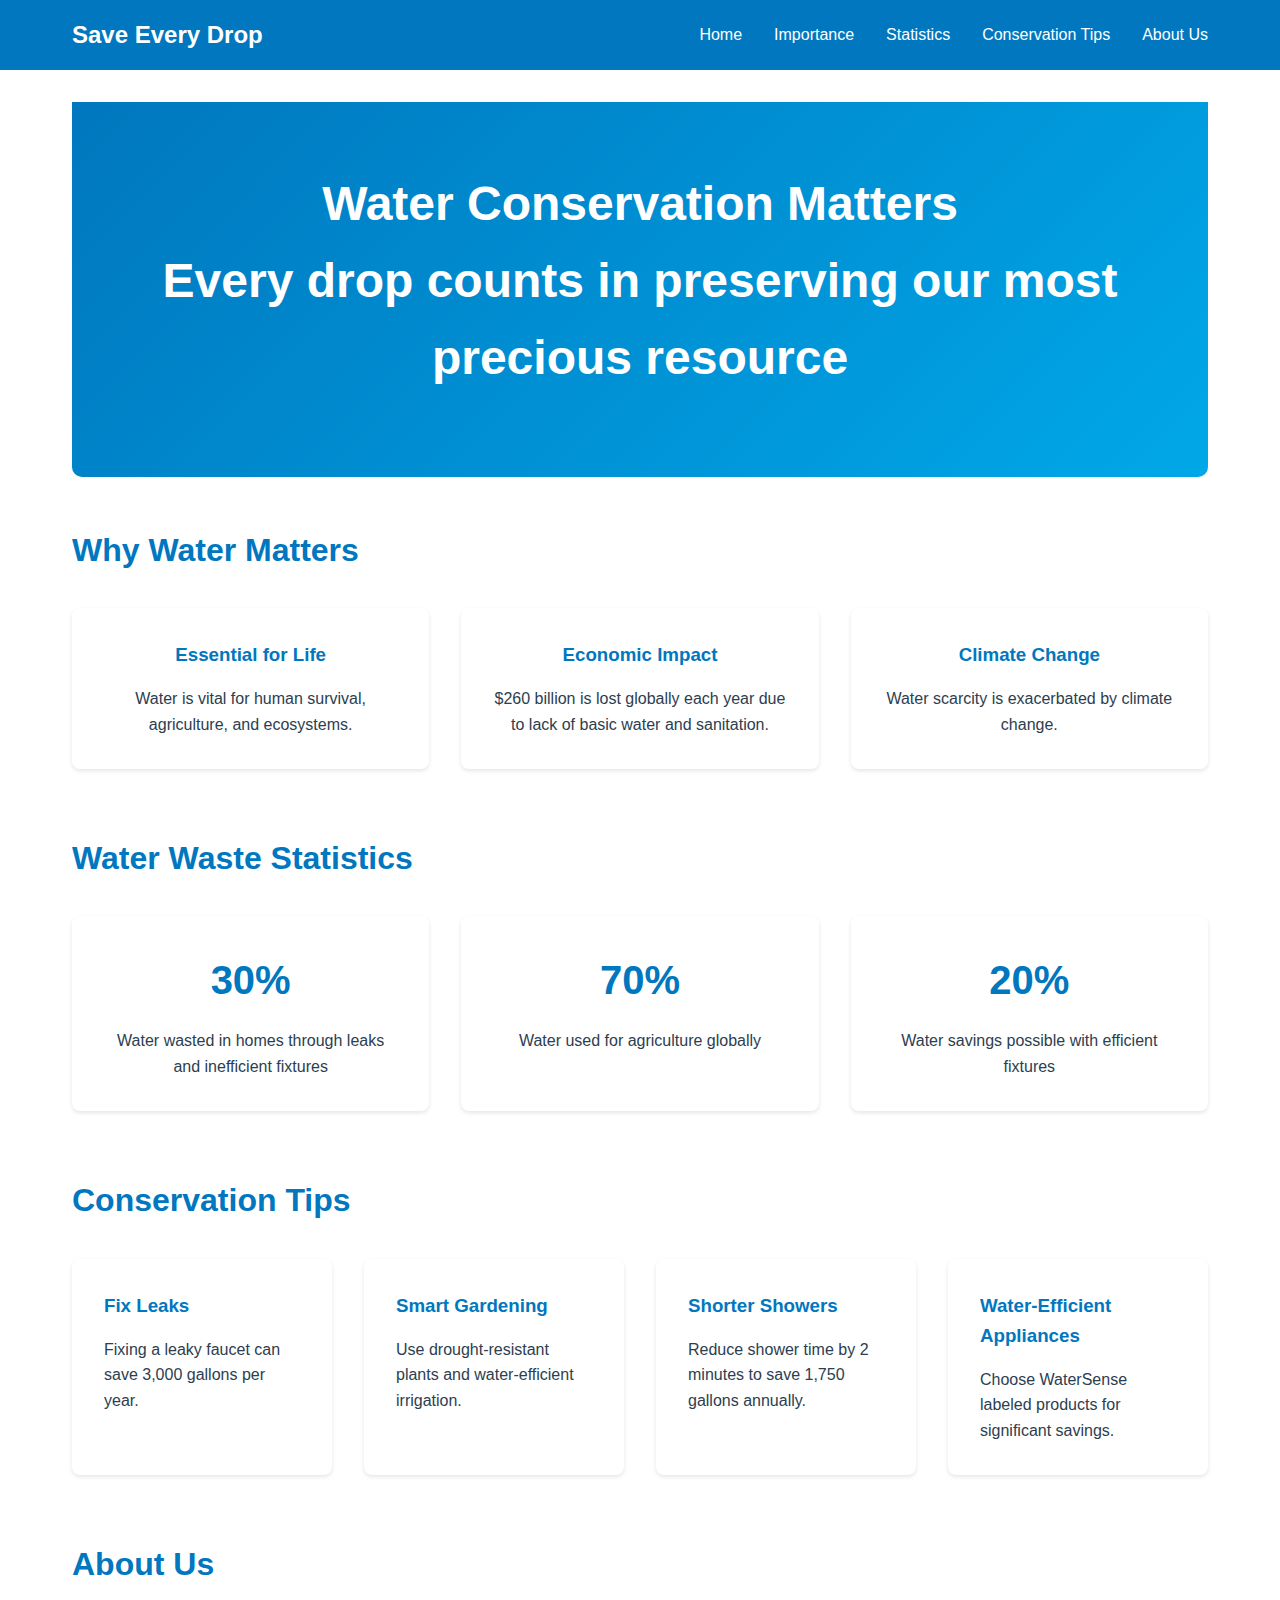
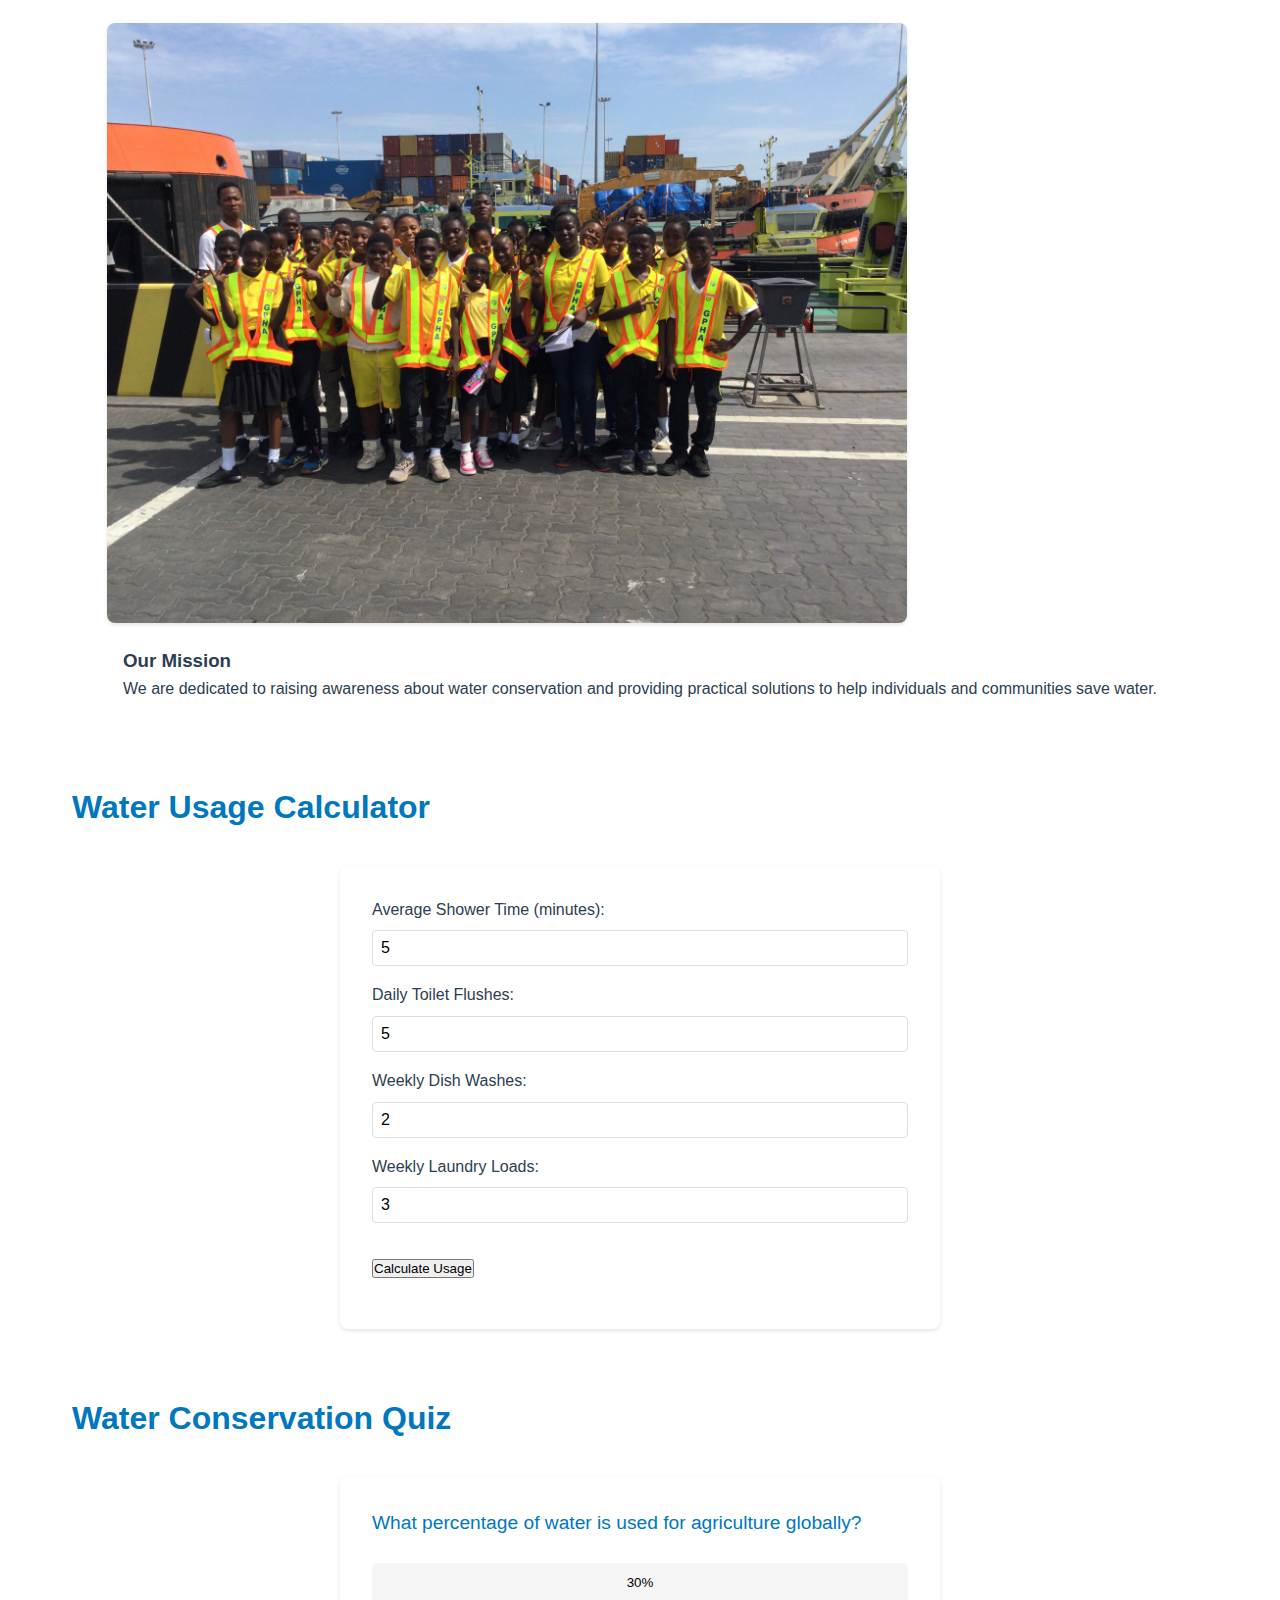
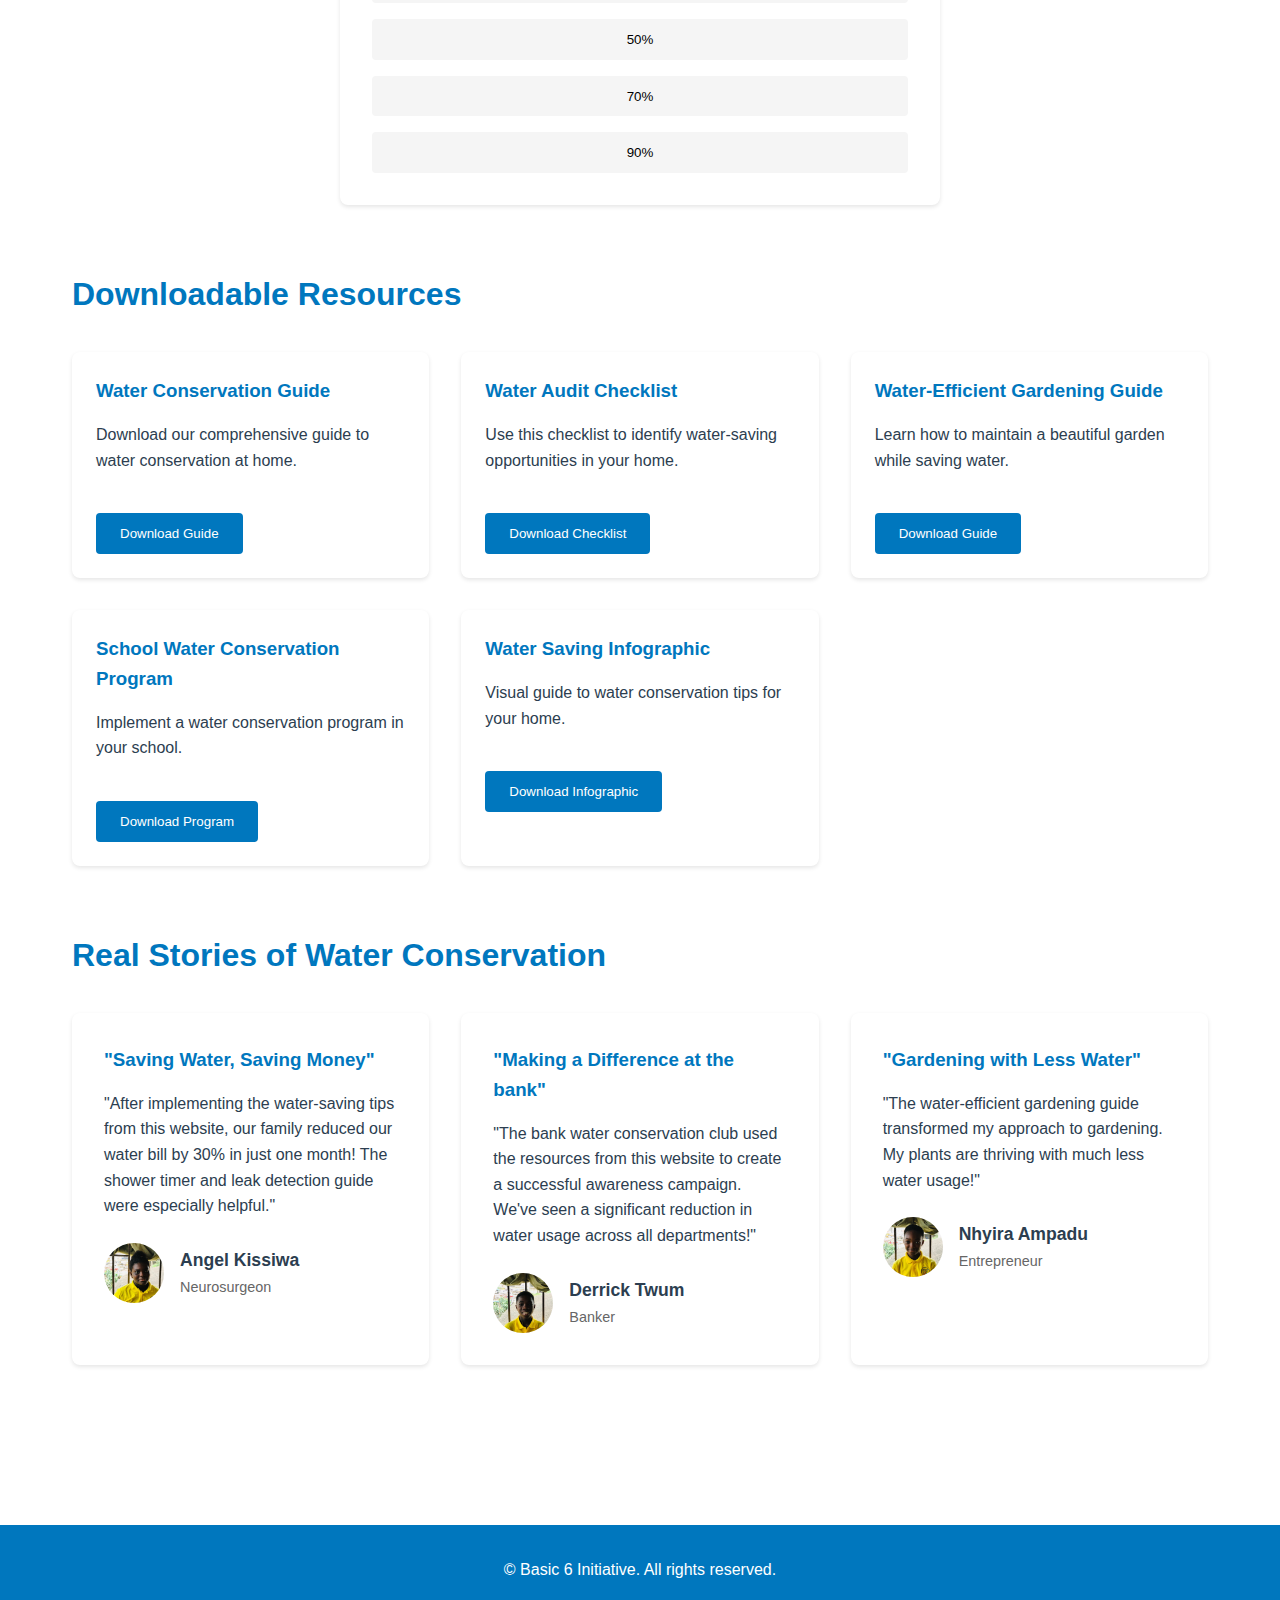
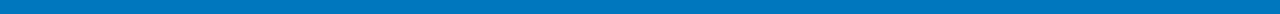
<file: index.html>
<!DOCTYPE html>
<html lang="en">
<head>
    <meta charset="UTF-8">
    <meta name="viewport" content="width=device-width, initial-scale=1.0">
    <title>Water Conservation - Save Every Drop</title>
    <link rel="stylesheet" href="styles.css">
    <script src="script.js" defer></script>
</head>
<body>
    <header>
        <nav>
            <div class="logo">Save Every Drop</div>
            <ul>
                <li><a href="#home">Home</a></li>
                <li><a href="#importance">Importance</a></li>
                <li><a href="#statistics">Statistics</a></li>
                <li><a href="#tips">Conservation Tips</a></li>
                <li><a href="#about">About Us</a></li>
            </ul>
        </nav>
    </header>

    <main>
        <section id="home" class="hero">
            <h1>Water Conservation Matters</h15>
            <p>Every drop counts in preserving our most precious resource</p>
        </section>

        <section id="importance" class="content-section">
            <h2>Why Water Matters</h2>
            <div class="grid">
                <div class="card">
                    <h3>Essential for Life</h3>
                    <p>Water is vital for human survival, agriculture, and ecosystems.</p>
                </div>
                <div class="card">
                    <h3>Economic Impact</h3>
                    <p>$260 billion is lost globally each year due to lack of basic water and sanitation.</p>
                </div>
                <div class="card">
                    <h3>Climate Change</h3>
                    <p>Water scarcity is exacerbated by climate change.</p>
                </div>
            </div>
        </section>

        <section id="statistics" class="content-section">
            <h2>Water Waste Statistics</h2>
            <div class="stats-grid">
                <div class="stat-card">
                    <h3>30%</h3>
                    <p>Water wasted in homes through leaks and inefficient fixtures</p>
                </div>
                <div class="stat-card">
                    <h3>70%</h3>
                    <p>Water used for agriculture globally</p>
                </div>
                <div class="stat-card">
                    <h3>20%</h3>
                    <p>Water savings possible with efficient fixtures</p>
                </div>
            </div>
        </section>

        <section id="tips" class="content-section">
            <h2>Conservation Tips</h2>
            <div class="tips-grid">
                <div class="tip-card">
                    <h3>Fix Leaks</h3>
                    <p>Fixing a leaky faucet can save 3,000 gallons per year.</p>
                </div>
                <div class="tip-card">
                    <h3>Smart Gardening</h3>
                    <p>Use drought-resistant plants and water-efficient irrigation.</p>
                </div>
                <div class="tip-card">
                    <h3>Shorter Showers</h3>
                    <p>Reduce shower time by 2 minutes to save 1,750 gallons annually.</p>
                </div>
                <div class="tip-card">
                    <h3>Water-Efficient Appliances</h3>
                    <p>Choose WaterSense labeled products for significant savings.</p>
                </div>
            </div>
        </section>

        <section id="about" class="content-section">
            <h2>About Us</h2>
            <div class="about-content">
                <div class="about-image">
                    <img src="images/jay.JPG"  width="800" height="600"  alt= "About Us">
                <div class="about-text">
                    <h3>Our Mission</h3>
                    <p>We are dedicated to raising awareness about water conservation and providing practical solutions to help individuals and communities save water.</p>
                </div>
              
        </section>

        <!-- Water Usage Calculator -->
        <section id="calculator" class="content-section">
            <h2>Water Usage Calculator</h2>
            <div class="calculator-container">
                <div class="calculator-inputs">
                    <div class="input-group">
                        <label for="shower-time">Average Shower Time (minutes):</label>
                        <input type="number" id="shower-time" min="0" max="60" value="5" required>
                    </div>
                    <div class="input-group">
                        <label for="toilet-flushes">Daily Toilet Flushes:</label>
                        <input type="number" id="toilet-flushes" min="0" max="20" value="5" required>
                    </div>
                    <div class="input-group">
                        <label for="dish-washes">Weekly Dish Washes:</label>
                        <input type="number" id="dish-washes" min="0" max="10" value="2" required>
                    </div>
                    <div class="input-group">
                        <label for="laundry-loads">Weekly Laundry Loads:</label>
                        <input type="number" id="laundry-loads" min="0" max="10" value="3" required>
                    </div>
                </div>
                <button onclick="calculateWaterUsage()">Calculate Usage</button>
                <div id="water-usage-result"></div>
            </div>
        </section>

        <!-- Water Conservation Quiz -->
        <section id="quiz" class="content-section">
            <h2>Water Conservation Quiz</h2>
            <div id="quiz-container">
                <div class="quiz-content">
                    <div id="quiz-question"></div>
                    <div id="quiz-options"></div>
                </div>
            </div>
        </section>

        <!-- Downloadable Resources -->
        <section id="resources" class="content-section">
            <h2>Downloadable Resources</h2>
            <div class="resources-grid">
                <div class="resource-card">
                    <h3>Water Conservation Guide</h3>
                    <p>Download our comprehensive guide to water conservation at home.</p>
                    <button id="download-resources">Download Guide</button>
                </div>
                <div class="resource-card">
                    <h3>Water Audit Checklist</h3>
                    <p>Use this checklist to identify water-saving opportunities in your home.</p>
                    <button id="download-checklist">Download Checklist</button>
                </div>
                <div class="resource-card">
                    <h3>Water-Efficient Gardening Guide</h3>
                    <p>Learn how to maintain a beautiful garden while saving water.</p>
                    <button id="download-gardening">Download Guide</button>
                </div>
                <div class="resource-card">
                    <h3>School Water Conservation Program</h3>
                    <p>Implement a water conservation program in your school.</p>
                    <button id="download-school">Download Program</button>
                </div>
                <div class="resource-card">
                    <h3>Water Saving Infographic</h3>
                    <p>Visual guide to water conservation tips for your home.</p>
                    <button id="download-infographic">Download Infographic</button>
                </div>
            </div>
        </section>

        <!-- Testimonials -->
        <section id="testimonials" class="content-section">
            <h2>Real Stories of Water Conservation</h2>
            <div class="testimonials-container">
                <div class="testimonial-card">
                    <div class="testimonial-content">
                        <h3>"Saving Water, Saving Money"</h3>
                        <p>"After implementing the water-saving tips from this website, our family reduced our water bill by 30% in just one month! The shower timer and leak detection guide were especially helpful."</p>
                        <div class="testimonial-author">
                            <img src="images/Angel.jpg" alt="Testimonial author">
                            <div>
                                <h4>Angel Kissiwa</h4>
                                <span>Neurosurgeon</span>
                            </div>
                        </div>
                    </div>
                </div>

                <div class="testimonial-card">
                    <div class="testimonial-content">
                        <h3>"Making a Difference at the bank"</h3>
                        <p>"The bank water conservation club used the resources from this website to create a successful awareness campaign. We've seen a significant reduction in water usage across all departments!"</p>
                        <div class="testimonial-author">
                            <img src="images/Kwame.jpg" alt="Testimonial author">
                            <div>
                                <h4>Derrick Twum</h4>
                                <span>Banker</span>
                            </div>
                        </div>
                    </div>
                </div>

                <div class="testimonial-card">
                    <div class="testimonial-content">
                        <h3>"Gardening with Less Water"</h3>
                        <p>"The water-efficient gardening guide transformed my approach to gardening. My plants are thriving with much less water usage!"</p>
                        <div class="testimonial-author">
                            <img src="images/Nhyira.jpg" alt="Testimonial author">
                            <div>
                                <h4>Nhyira Ampadu</h4>
                                <span>Entrepreneur</span>
                            </div>
                        </div>
                    </div>
                </div>
            </div>
        </section>
    </main>

    <footer>
        <p>&copy; Basic 6 Initiative. All rights reserved.</p>
    </footer>
</body>
</html>
</file>
<file: styles.css>
:root {
    --primary-color: #0077BE;    /* Ocean blue */
    --secondary-color: #00A8E8;  /* Bright water blue */
    --background-color: #E5F3FF; /* Light water blue */
    --text-color: #2C3E50;      /* Dark blue */
    --accent-color: #3498DB;    /* Deep water blue */
    --success-color: #56B4D3;   /* Light sea blue */
    --error-color: #E74C3C;     /* Coral red */
}

* {
    margin: 0;
    padding: 0;
    box-sizing: border-box;
}

body {
    font-family: 'Arial', sans-serif;
    line-height: 1.6;
    color: var(--text-color);
}

header {
    background-color: var(--primary-color);
    color: white;
    padding: 1rem 0;
    position: sticky;
    top: 0;
    z-index: 1000;
}

nav {
    max-width: 1200px;
    margin: 0 auto;
    padding: 0 2rem;
    display: flex;
    justify-content: space-between;
    align-items: center;
}

.logo {
    font-size: 1.5rem;
    font-weight: bold;
}

nav ul {
    display: flex;
    list-style: none;
    gap: 2rem;
}

nav a {
    color: white;
    text-decoration: none;
    transition: color 0.3s ease;
}

nav a:hover {
    color: var(--secondary-color);
}

main {
    max-width: 1200px;
    margin: 0 auto;
    padding: 2rem;
}

.hero {
    text-align: center;
    padding: 4rem 0;
    background: linear-gradient(135deg, var(--primary-color), var(--secondary-color));
    color: white;
    margin-bottom: 3rem;
    border-radius: 0 0 10px 10px;
}

.hero h1 {
    font-size: 3rem;
    margin-bottom: 1rem;
}

.content-section {
    margin-bottom: 4rem;
}

h2 {
    color: var(--primary-color);
    margin-bottom: 2rem;
    font-size: 2rem;
}

.grid {
    display: grid;
    grid-template-columns: repeat(auto-fit, minmax(250px, 1fr));
    gap: 2rem;
    margin-bottom: 2rem;
}

.card {
    background: white;
    padding: 2rem;
    border-radius: 8px;
    box-shadow: 0 2px 4px rgba(0,0,0,0.1);
    text-align: center;
}

.card h3 {
    color: var(--primary-color);
    margin-bottom: 1rem;
}

.stats-grid {
    display: grid;
    grid-template-columns: repeat(auto-fit, minmax(200px, 1fr));
    gap: 2rem;
    margin-bottom: 2rem;
}

.stat-card {
    background: white;
    padding: 2rem;
    border-radius: 8px;
    box-shadow: 0 2px 4px rgba(0,0,0,0.1);
    text-align: center;
}

.stat-card h3 {
    font-size: 2.5rem;
    color: var(--primary-color);
    margin-bottom: 1rem;
}

.tips-grid {
    display: grid;
    grid-template-columns: repeat(auto-fit, minmax(250px, 1fr));
    gap: 2rem;
}

.tip-card {
    background: white;
    padding: 2rem;
    border-radius: 8px;
    box-shadow: 0 2px 4px rgba(0,0,0,0.1);
}

.tip-card h3 {
    color: var(--primary-color);
    margin-bottom: 1rem;
}

.student-gallery {
    display: flex;
    justify-content: center;
    gap: 2rem;
    margin-top: 2rem;
}

.gallery-item {
    position: relative;
    width: 100%;
    max-width: 800px;
    overflow: hidden;
    border-radius: 8px;
    box-shadow: 0 2px 4px rgba(0,0,0,0.1);
}

.gallery-item img {
    width: 100%;
    height: auto;
    display: block;
    transition: transform 0.3s ease;
}

.gallery-item:hover img {
    transform: scale(1.05);
}

.gallery-caption {
    position: absolute;
    bottom: 0;
    left: 0;
    right: 0;
    background: rgba(0, 116, 217, 0.8);
    color: white;
    padding: 1.5rem;
    text-align: center;
}

.gallery-caption h3 {
    margin-bottom: 0.5rem;
}

.gallery-caption p {
    font-size: 0.9rem;
    opacity: 0.9;
}

.calculator-container {
    background: white;
    padding: 2rem;
    border-radius: 8px;
    box-shadow: 0 2px 4px rgba(0,0,0,0.1);
    max-width: 600px;
    margin: 0 auto;
}

.calculator-inputs {
    display: grid;
    gap: 1rem;
    margin-bottom: 2rem;
}

.input-group {
    display: flex;
    flex-direction: column;
    gap: 0.5rem;
}

.input-group label {
    font-weight: 500;
}

.input-group input {
    padding: 0.5rem;
    border: 1px solid #ddd;
    border-radius: 4px;
    font-size: 1rem;
}

#water-usage-result {
    margin-top: 1rem;
    font-size: 1.2rem;
    font-weight: bold;
    color: var(--primary-color);
}

#quiz-container {
    background: white;
    padding: 2rem;
    border-radius: 8px;
    box-shadow: 0 2px 4px rgba(0,0,0,0.1);
    max-width: 600px;
    margin: 0 auto;
}

#quiz-question {
    font-size: 1.2rem;
    margin-bottom: 1.5rem;
    color: var(--primary-color);
}

#quiz-options {
    display: grid;
    gap: 1rem;
}

#quiz-options button {
    padding: 0.8rem;
    border: none;
    border-radius: 4px;
    background: #f5f5f5;
    cursor: pointer;
    transition: background-color 0.3s ease;
}

#quiz-options button:hover {
    background: var(--primary-color);
    color: white;
}

.resources-grid {
    display: grid;
    grid-template-columns: repeat(auto-fit, minmax(300px, 1fr));
    gap: 2rem;
    margin-top: 2rem;
}

.resource-card {
    background: white;
    padding: 1.5rem;
    border-radius: 8px;
    box-shadow: 0 2px 4px rgba(0,0,0,0.1);
    transition: transform 0.3s ease;
}

.resource-card:hover {
    transform: translateY(-5px);
}

.resource-card h3 {
    color: var(--primary-color);
    margin-bottom: 1rem;
}

.resource-card p {
    margin-bottom: 1.5rem;
    line-height: 1.6;
}

.resource-card button {
    background: var(--primary-color);
    color: white;
    border: none;
    padding: 0.8rem 1.5rem;
    border-radius: 4px;
    cursor: pointer;
    margin-top: 1rem;
    transition: background-color 0.3s ease;
}

.resource-card button:hover {
    background: var(--secondary-color);
}

.about-content {
    display: flex;
    gap: 2rem;
    align-items: center;
    justify-content: center;
    flex-wrap: wrap;
}

.about-image img {
    max-width: 100%;
    height: auto;
    border-radius: 8px;
    box-shadow: 0 2px 4px rgba(0, 0, 0, 0.1);
}

.about-text {
    flex: 1;
    min-width: 300px;
    padding: 1rem;
}

.testimonials-container {
    display: grid;
    grid-template-columns: repeat(auto-fit, minmax(350px, 1fr));
    gap: 2rem;
    margin-top: 2rem;
}

.testimonial-card {
    background: white;
    padding: 2rem;
    border-radius: 8px;
    box-shadow: 0 2px 4px rgba(0,0,0,0.1);
    transition: transform 0.3s ease;
}

.testimonial-card:hover {
    transform: translateY(-5px);
}

.testimonial-content {
    position: relative;
}

.testimonial-content h3 {
    color: var(--primary-color);
    margin-bottom: 1rem;
}

.testimonial-content p {
    margin-bottom: 1.5rem;
    line-height: 1.6;
}

.testimonial-author {
    display: flex;
    align-items: center;
    gap: 1rem;
}

.testimonial-author img {
    width: 60px;
    height: 60px;
    border-radius: 50%;
    object-fit: cover;
}

.testimonial-author h4 {
    margin: 0;
    font-size: 1.1rem;
}

.testimonial-author span {
    color: #666;
    font-size: 0.9rem;
}

/* Calculator Result Styles */
.usage-tip {
    color: var(--primary-color);
    margin-top: 1rem;
    font-style: italic;
}

.usage-comparison {
    margin-top: 1rem;
    font-weight: bold;
    color: #4CAF50;
}

.usage-comparison.warning {
    color: #f44336;
}

footer {
    text-align: center;
    padding: 2rem;
    background-color: var(--primary-color);
    color: white;
    margin-top: 4rem;
}

/* Responsive Design */
@media (max-width: 768px) {
    nav ul {
        display: none;
    }
    
    .hero h1 {
        font-size: 2rem;
    }
    
    .card,
    .stat-card,
    .tip-card {
        padding: 1.5rem;
    }
}
</file>
